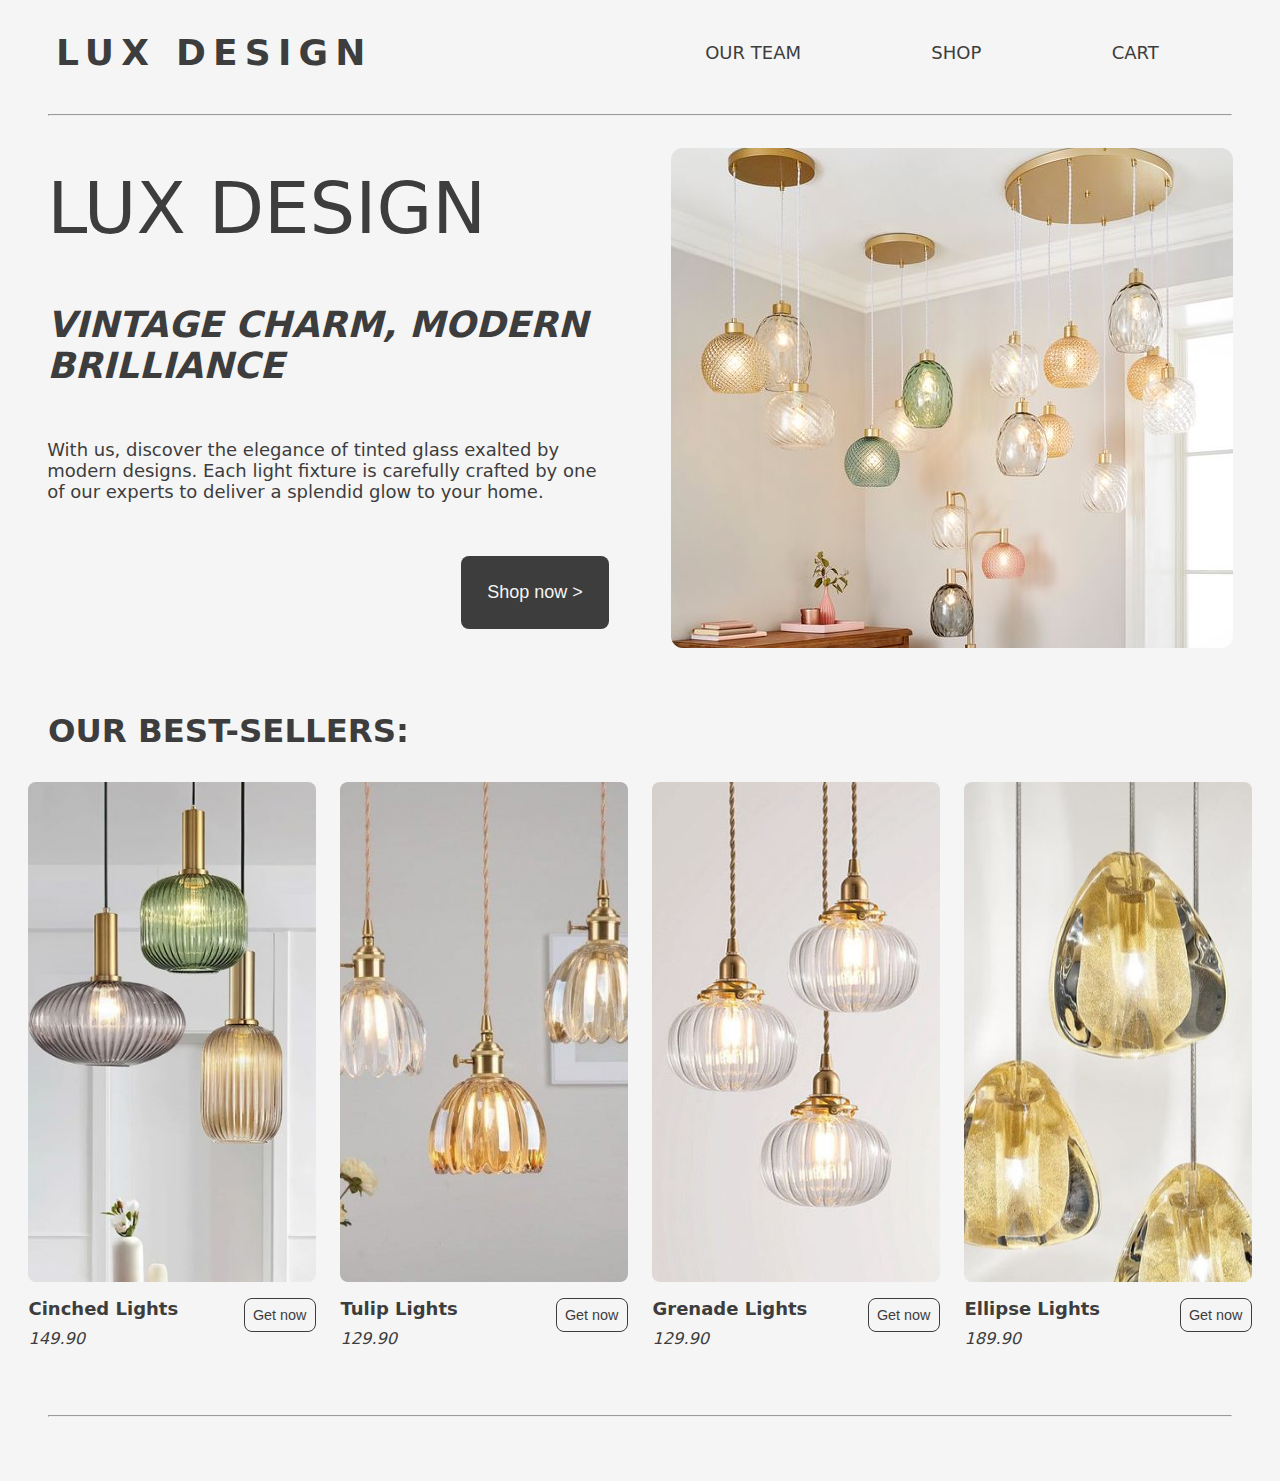
<file: index.html>
<!DOCTYPE html>
<html lang="en">
    <head>
        <meta charset="utf-8">
        <meta name="viewport" content="width=device-width, initial-scale=1.0" />
        <title>Lux Design</title>
        <link rel="stylesheet" href="styles.css">
    </head>
    <body>
        <header>
            <div id="header" class="container">
                <div id="title-text">
                    <a href="index.html">LUX DESIGN</a>
                </div>
                <nav>
                    <ul id="navigation">
                        <li class="nav-link">
                            <a href="team.html">OUR TEAM</a>
                            <div class="underline"></div>
                        </li>
                        <li class="nav-link">
                            <a href="shop.html">SHOP</a>
                            <div class="underline"></div>
                        </li>
                        <li id="cart" class="nav-link">
                            <a  href="cart.html">
                                <span>CART</span>
                                <div class="underline"></div>
                            </a>
                            <span class="item_counter-target"><span class="item_counter"></span></span>                                                        
                        </li>
                </ul>
                </nav>
            </div>
        </header>
        <div id="first-separator" class="container separator">
            <hr>
        </div>
        <main>

            <section id="title-section" class="container">
                <div id="title-section-text">
                    <h1>LUX DESIGN</h1>
                    <h2>Vintage charm, modern brilliance</h2>
                    <p>With us, discover the elegance of tinted glass exalted by modern designs. Each light fixture is carefully crafted by one of our experts to deliver a splendid glow to your home.</p>
                    <div id="shop-button-frame">
                        <a href="shop.html"><button id="shop-now" class="main-button">
                            <span>Shop now ></span>
                        </button></a>
                    </div>
                </div>
                <figure id="img-title-frame" class="img-frame">
                    <img src="illustrations/fond_titre.jpg">
                </figure>
            </section>


            <section id="product-section" class="container">
                <h3>Our best-sellers:</h3>
                <div class="product-carroussel">
                    <figure class="product">
                        <div class="img-products-frame">
                            <img class="img-products" src="illustrations/lampes_1a.jpg" alt="Broadway Lights Illustration">
                        </div>
                        <figcaption>
                            <div class="details-frame">
                                <h4 class="product-name">Cinched Lights</h4>
                                <p class="target-price">149.99</p>
                            </div>
                            <div class="button-frame">
                                <a href="shop.html">
                                    <button class="get-now secondary-button">Get now</button>
                                </a>
                            </div>
                        </figcaption>
                    </figure>

                    <figure class="product">
                        <div class="img-products-frame">
                            <img class="img-products" src="illustrations/lampes-2b.jpg" alt="Cinched Lights Illustration">
                        </div>
                        <figcaption>
                            <div class="details-frame">
                                <h4 class="product-name">Tulips Lights</h4>
                                <p class="target-price">129.99</p>
                            </div>
                            <div class="button-frame">
                                <a href="shop.html">
                                    <button class="get-now secondary-button">Get now</button>
                                </a>
                            </div>
                        </figcaption>
                    </figure>

                    <figure class="product">
                        <div class="img-products-frame">
                            <img class="img-products" src="illustrations/lampes_3.jpg" alt="Broadway Lights Illustration">
                        </div>
                        <figcaption>
                            <div class="details-frame">
                                <h4 class="product-name">Grenades Lights</h4>
                                <p class="target-price">129.99</p>
                            </div>
                            <div class="button-frame">
                                <a href="shop.html">
                                    <button class="get-now secondary-button">Get now</button>
                                </a>
                            </div>
                        </figcaption>
                    </figure>

                    <figure class="product">
                        <div class="img-products-frame">
                            <img class="img-products" src="illustrations/lampes_4.jpg" alt="Broadway Lights Illustration">
                        </div>
                        <figcaption>
                            <div class="details-frame">
                                <h4 class="product-name">Ellipse Lights</h4>
                                <p class="target-price">189.99</p>
                            </div>
                            <div class="button-frame">
                                <a href="shop.html">
                                    <button class="get-now secondary-button">Get now</button>
                                </a>
                            </div>
                        </figcaption>
                    </figure>
            </div>
            </section>
        </main>
        <div class="cart-preview"></div>
        <div class="container separator">
            <hr>
        </div>
        <footer>
            <div id="footer" class="container">
            </div>
        </footer>
        <script src="script.js"></script>
    </body>
</html>
</file>
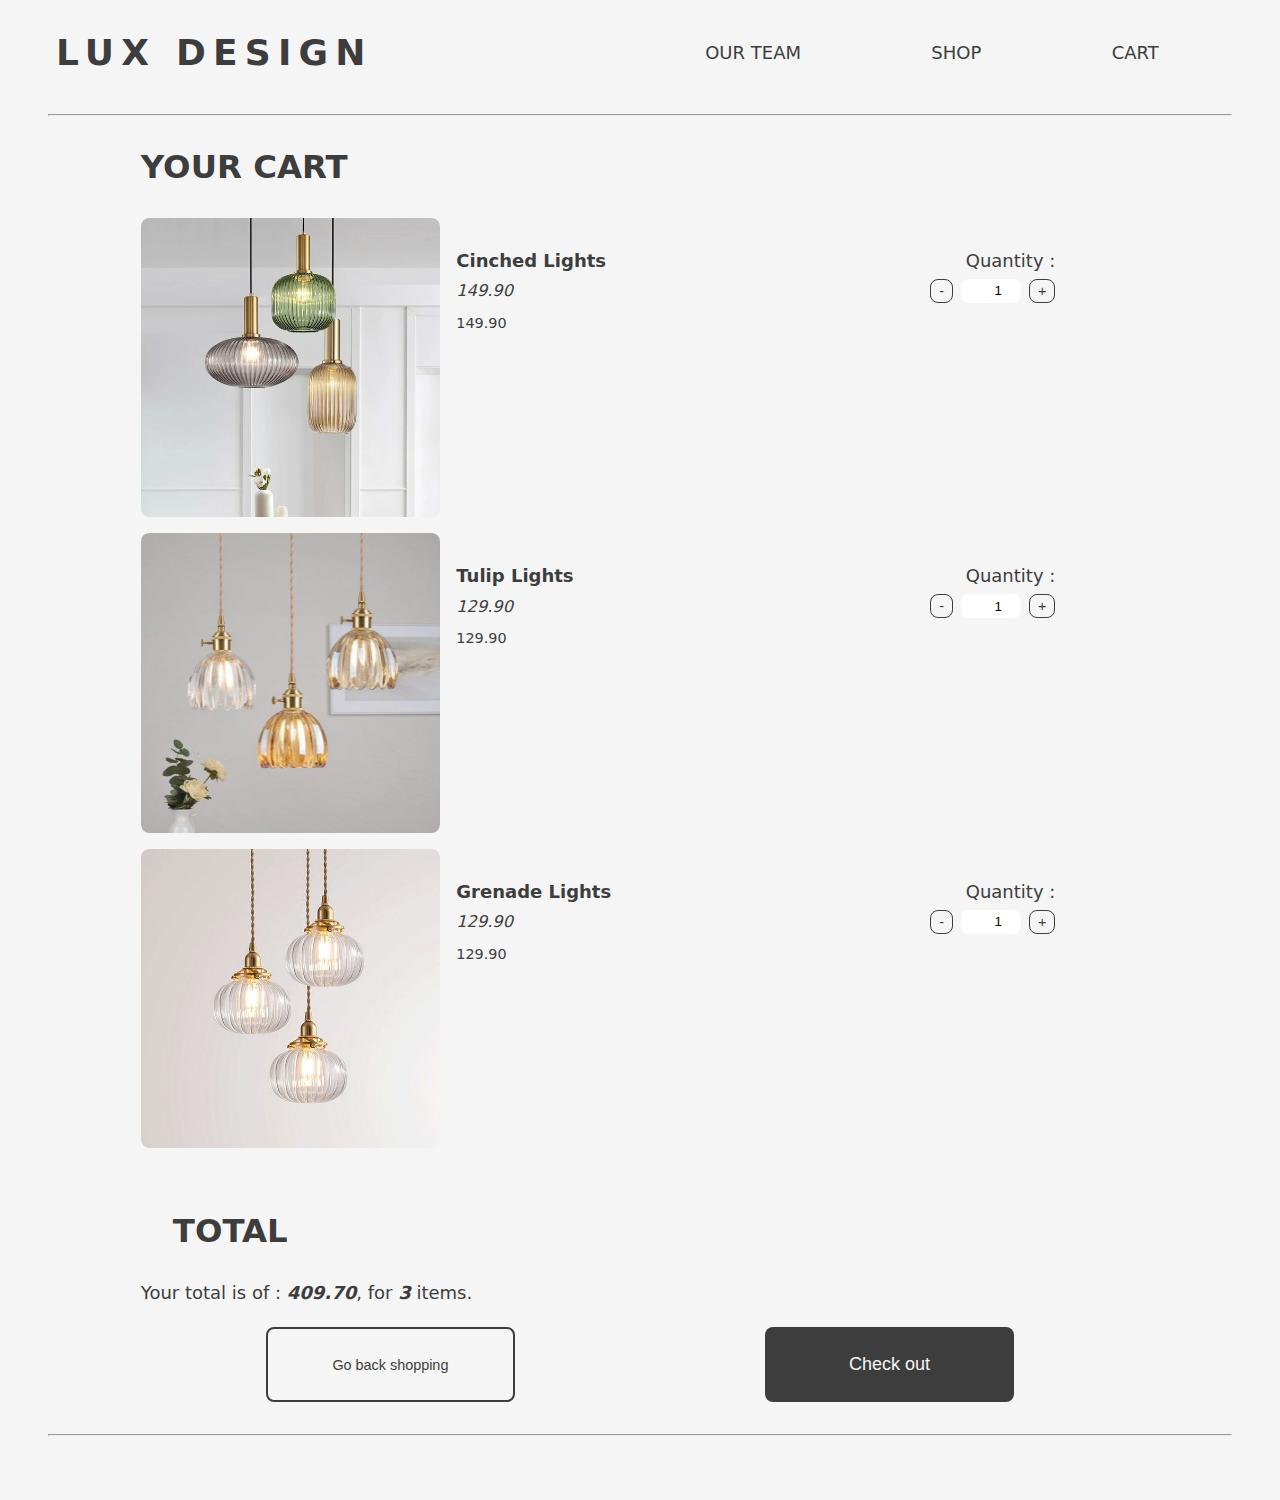
<file: cart.html>
<!DOCTYPE html>
<html lang="en">
    <head>
        <meta charset="utf-8">
        <meta name="viewport" content="width=device-width, initial-scale=1.0" />
        <title>Lux Design</title>
        <link rel="stylesheet" href="styles.css">
    </head>
    <body>
        <header>
            <div id="header" class="container">
                <div id="title-text">
                    <a href="index.html">LUX DESIGN</a>
                </div>
                <nav>
                    <ul id="navigation">
                        <li class="nav-link">
                            <a href="team.html">OUR TEAM</a>
                            <div class="underline"></div>
                        </li>
                        <li class="nav-link">
                            <a href="shop.html">SHOP</a>
                            <div class="underline"></div>
                        </li>
                        <li id="cart" class="nav-link">
                            <a  href="cart.html">
                                <span>CART</span>
                                <div class="underline"></div>
                            </a>
                            <span class="item_counter-target"><span class="item_counter"></span></span>                                                        
                        </li>
                </ul>
                </nav>
            </div>
        </header>
        <div id="first-separator" class="container separator">
            <hr>
        </div>
        <main>
            <section class="container">
                <h3 class="cart-heading">Your cart</h3>
                <figure class="cart-item">
                    <div class="img-cart-frame">
                        <img class="img-products img-cart" alt="Broadway Lights Illustration">
                    </div>
                    <figcaption class="product-details product-details-cart">
                        <div class="details-quantity-frame-cart">
                            <h4 class="product-name"></h4>
                            <p class="target-price"></p>
                            <p class="sub-total"></p>
                        </div>
                        <div class="quantity-frame quantity-frame-cart">
                            <label for="quantity">Quantity :</label>
                            <div class="quantity-input-frame quantity-input-frame-cart">
                                <button class="substract-quantity-button secondary-button" for="quantity">-</button>
                                <input class="quantity-input cart-input" type="number" name="quantity" min="1" max="99">
                                <button class="add-quantity-button secondary-button" for="quantity">+</button>
                            </div>
                        </div>
                    </figcaption>
                </figure>
                <figure class="cart-item">
                    <div class="img-cart-frame">
                        <img class="img-products img-cart" alt="Broadway Lights Illustration">
                    </div>
                    <figcaption class="product-details product-details-cart">
                        <div class="details-quantity-frame-cart">
                            <h4 class="product-name"></h4>
                            <p class="target-price"></p>
                            <p class="sub-total"></p>
                        </div>
                        <div class="quantity-frame quantity-frame-cart">
                            <label for="quantity">Quantity :</label>
                            <div class="quantity-input-frame quantity-input-frame-cart">
                                <button class="substract-quantity-button secondary-button" for="quantity">-</button>
                                <input class="quantity-input cart-input" type="number" name="quantity" min="1" max="99">
                                <button class="add-quantity-button secondary-button" for="quantity">+</button>
                            </div>
                        </div>
                    </figcaption>
                </figure>
                <figure class="cart-item">
                    <div class="img-cart-frame">
                        <img class="img-products img-cart" alt="Broadway Lights Illustration">
                    </div>
                    <figcaption class="product-details product-details-cart">
                        <div class="details-quantity-frame-cart">
                            <h4 class="product-name"></h4>
                            <p class="target-price"></p>
                            <p class="sub-total"></p>
                        </div>
                        <div class="quantity-frame quantity-frame-cart">
                            <label for="quantity">Quantity :</label>
                            <div class="quantity-input-frame quantity-input-frame-cart">
                                <button class="substract-quantity-button secondary-button" for="quantity">-</button>
                                <input class="quantity-input cart-input" type="number" name="quantity" min="1" max="99">
                                <button class="add-quantity-button secondary-button" for="quantity">+</button>
                            </div>
                        </div>
                    </figcaption>
                </figure>
            </section>
            <section class="container">
                <div class="total-details">
                    <h3>Total</h3>
                    <p>Your total is of : <span class="target-total-message"></span>, for <span class="target-total-item-message"></span> items.</p>
                    <div class="cart-buttons">
                        <button class="secondary-button go-back">Go back shopping</button>
                        <button class="main-button check-out">Check out</button>
                    </div>
                 </div>
            </section>
        </main>
        <div class="cart-preview"></div>
        <div class="container separator">
            <hr>
        </div>
        <footer>
            <div id="footer" class="container">
            </div>
        </footer>
        <script src="script.js"></script>
        <script src="script-cart.js"></script>
    </body>
</html>
</file>
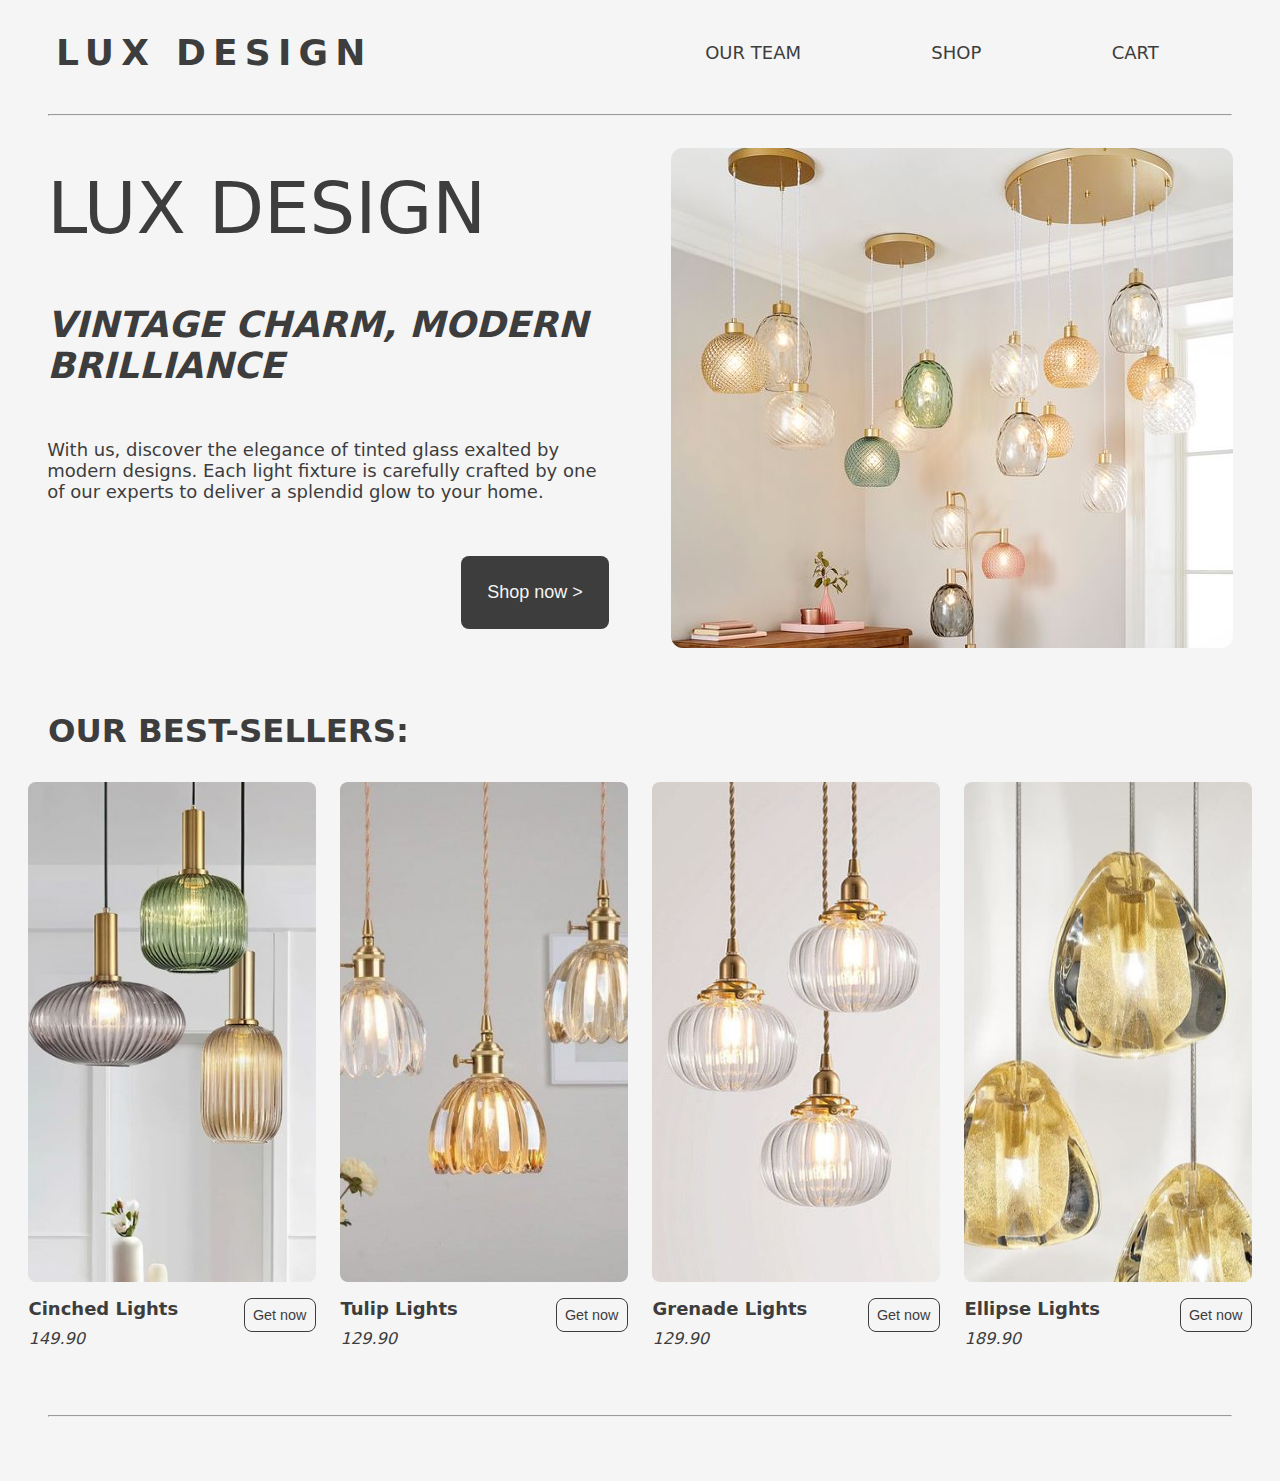
<file: landing.html>
<!DOCTYPE html>
<html lang="en">
    <head>
        <meta charset="utf-8">
        <meta name="viewport" content="width=device-width, initial-scale=1.0" />
        <title>Lux Design</title>
        <link rel="stylesheet" href="styles.css">
    </head>
    <body>
        <header>
            <div id="header" class="container">
                <div id="title-text">
                    <a href="landing.html">LUX DESIGN</a>
                </div>
                <nav>
                    <ul id="navigation">
                        <li class="nav-link">
                            <a href="team.html">OUR TEAM</a>
                            <div class="underline"></div>
                        </li>
                        <li class="nav-link">
                            <a href="shop.html">SHOP</a>
                            <div class="underline"></div>
                        </li>
                        <li id="cart" class="nav-link">
                            <a  href="cart.html">
                                <span>CART</span>
                                <div class="underline"></div>
                            </a>
                            <span class="item_counter-target"><span class="item_counter"></span></span>                                                        
                        </li>
                </ul>
                </nav>
            </div>
        </header>
        <div id="first-separator" class="container separator">
            <hr>
        </div>
        <main>

            <section id="title-section" class="container">
                <div id="title-section-text">
                    <h1>LUX DESIGN</h1>
                    <h2>Vintage charm, modern brilliance</h2>
                    <p>With us, discover the elegance of tinted glass exalted by modern designs. Each light fixture is carefully crafted by one of our experts to deliver a splendid glow to your home.</p>
                    <div id="shop-button-frame">
                        <a href="shop.html"><button id="shop-now" class="main-button">
                            <span>Shop now ></span>
                        </button></a>
                    </div>
                </div>
                <figure id="img-title-frame" class="img-frame">
                    <img src="illustrations/fond_titre.jpg">
                </figure>
            </section>


            <section id="product-section" class="container">
                <h3>Our best-sellers:</h3>
                <div class="product-carroussel">
                    <figure class="product">
                        <div class="img-products-frame">
                            <img class="img-products" src="illustrations/lampes_1a.jpg" alt="Broadway Lights Illustration">
                        </div>
                        <figcaption>
                            <div class="details-frame">
                                <h4 class="product-name">Cinched Lights</h4>
                                <p class="target-price">149.99</p>
                            </div>
                            <div class="button-frame">
                                <a href="shop.html">
                                    <button class="get-now secondary-button">Get now</button>
                                </a>
                            </div>
                        </figcaption>
                    </figure>

                    <figure class="product">
                        <div class="img-products-frame">
                            <img class="img-products" src="illustrations/lampes-2b.jpg" alt="Cinched Lights Illustration">
                        </div>
                        <figcaption>
                            <div class="details-frame">
                                <h4 class="product-name">Tulips Lights</h4>
                                <p class="target-price">129.99</p>
                            </div>
                            <div class="button-frame">
                                <a href="shop.html">
                                    <button class="get-now secondary-button">Get now</button>
                                </a>
                            </div>
                        </figcaption>
                    </figure>

                    <figure class="product">
                        <div class="img-products-frame">
                            <img class="img-products" src="illustrations/lampes_3.jpg" alt="Broadway Lights Illustration">
                        </div>
                        <figcaption>
                            <div class="details-frame">
                                <h4 class="product-name">Grenades Lights</h4>
                                <p class="target-price">129.99</p>
                            </div>
                            <div class="button-frame">
                                <a href="shop.html">
                                    <button class="get-now secondary-button">Get now</button>
                                </a>
                            </div>
                        </figcaption>
                    </figure>

                    <figure class="product">
                        <div class="img-products-frame">
                            <img class="img-products" src="illustrations/lampes_4.jpg" alt="Broadway Lights Illustration">
                        </div>
                        <figcaption>
                            <div class="details-frame">
                                <h4 class="product-name">Ellipse Lights</h4>
                                <p class="target-price">189.99</p>
                            </div>
                            <div class="button-frame">
                                <a href="shop.html">
                                    <button class="get-now secondary-button">Get now</button>
                                </a>
                            </div>
                        </figcaption>
                    </figure>
            </div>
            </section>
        </main>
        <div class="cart-preview"></div>
        <div class="container separator">
            <hr>
        </div>
        <footer>
            <div id="footer" class="container">
            </div>
        </footer>
        <script src="script.js"></script>
    </body>
</html>
</file>
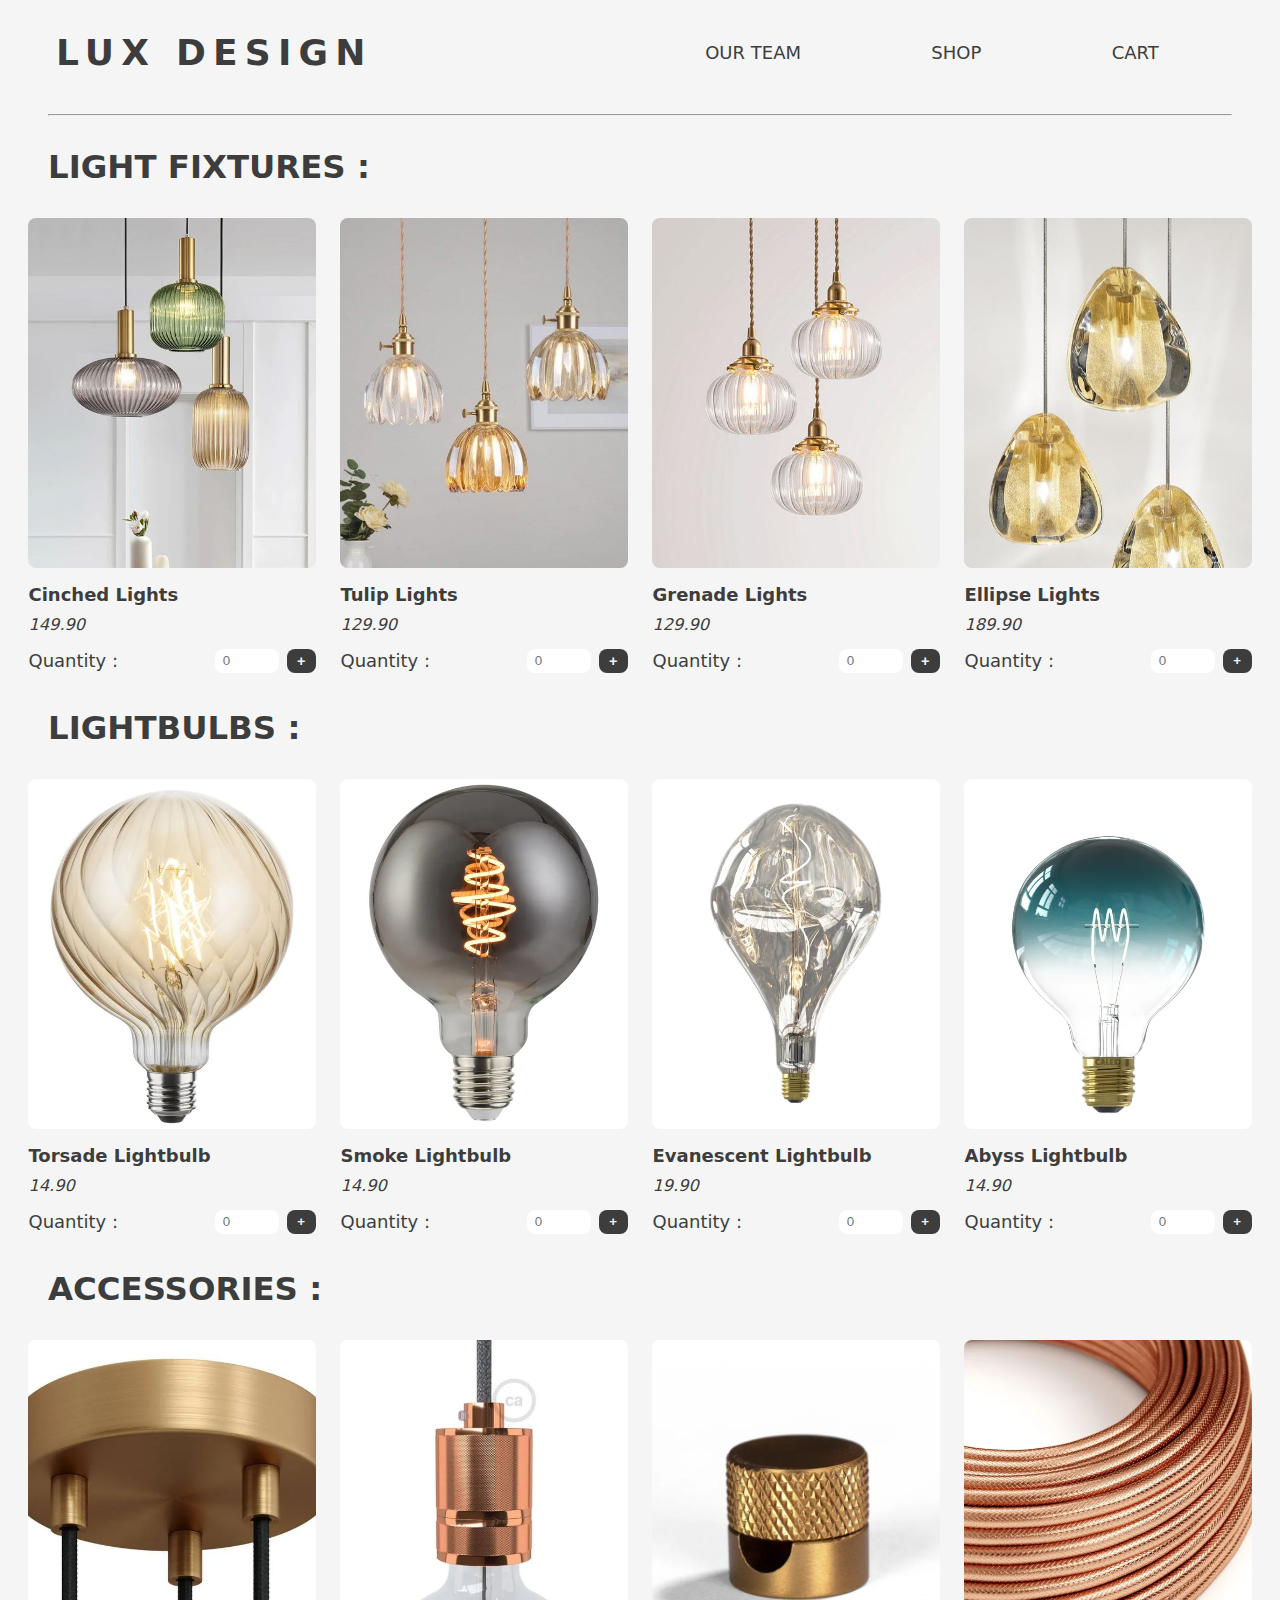
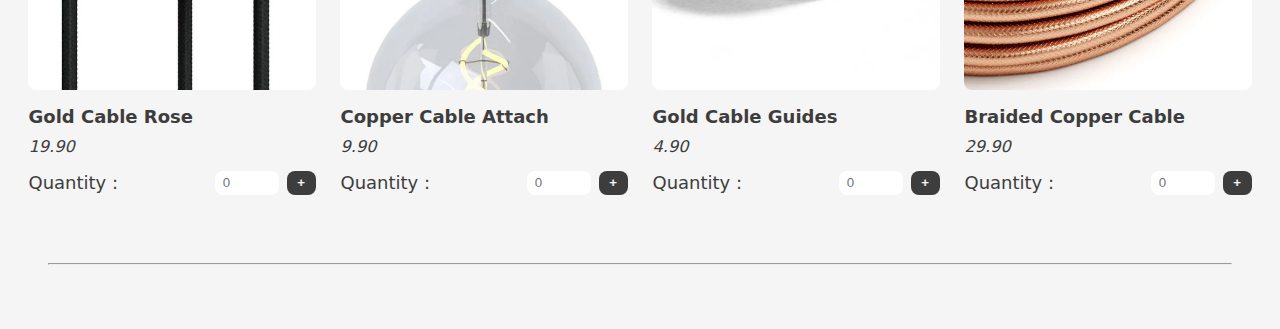
<file: shop.html>
<!DOCTYPE html>
<html lang="en">
    <head>
        <meta charset="utf-8">
        <meta name="viewport" content="width=device-width, initial-scale=1.0" />
        <title>Lux Design</title>
        <link rel="stylesheet" href="styles.css">
    </head>
    <body>
        <header>
            <div id="header" class="container">
                <div id="title-text">
                    <a href="index.html">LUX DESIGN</a>
                </div>
                <nav>
                    <ul id="navigation">
                        <li class="nav-link">
                            <a href="team.html">OUR TEAM</a>
                            <div class="underline"></div>
                        </li>
                        <li class="nav-link">
                            <a href="shop.html">SHOP</a>
                            <div class="underline"></div>
                        </li>
                        <li id="cart" class="nav-link">
                            <a  href="cart.html">
                                <span>CART</span>
                                <div class="underline"></div>
                            </a>
                            <span class="item_counter-target"><span class="item_counter"></span></span>                                                        
                        </li>
                </ul>
                </nav>
            </div>
        </header>
        <div id="first-separator" class="container separator">
            <hr>
        </div>
        <main>
            <section class="container">
                <h3>Light Fixtures :</h3>
                <div class="product-carroussel">
                    <figure class="product shop-item">
                        <div class="img-products-frame from-shop">
                            <img class="img-products" alt="Broadway Lights Illustration">
                        </div>
                        <figcaption class="product-details">
                            <h4 class="product-name"></h4>
                            <p class="target-price"></p>
                            <p class="sub-total"></p>
                            <div class="quantity-frame">
                                <label for="quantity">Quantity :</label>
                                <div class="quantity-input-frame">
                                    <input placeholder="0" class="quantity-input" type="number" name="quantity" min="0" max="999">
                                    <button class="quantity-button secondary-button" for="quantity">+</button>
                                </div>
                            </div>
                        </figcaption>
                    </figure>

                    <figure class="product shop-item">
                        <div class="img-products-frame from-shop">
                            <img class="img-products" alt="Broadway Lights Illustration">
                        </div>
                        <figcaption class="product-details">
                            <h4 class="product-name"></h4>
                            <p class="target-price"></p>
                            <p class="sub-total"></p>
                            <div class="quantity-frame">
                                <label for="quantity">Quantity :</label>
                                <div class="quantity-input-frame">
                                    <input placeholder="0" class="quantity-input" type="number" name="quantity" min="0" max="999">
                                    <button class="quantity-button secondary-button" for="quantity">+</button>
                                </div>
                            </div>
                        </figcaption>
                    </figure>

                    <figure class="product shop-item">
                        <div class="img-products-frame from-shop">
                            <img class="img-products" alt="Broadway Lights Illustration">
                        </div>
                        <figcaption class="product-details">
                            <h4 class="product-name"></h4>
                            <p class="target-price"></p>
                            <p class="sub-total"></p>
                            <div class="quantity-frame">
                                <label for="quantity">Quantity :</label>
                                <div class="quantity-input-frame">
                                    <input placeholder="0" class="quantity-input" type="number" name="quantity" min="0" max="999">
                                    <button class="quantity-button secondary-button" for="quantity">+</button>
                                </div>
                            </div>
                        </figcaption>
                    </figure>

                    <figure class="product shop-item">
                        <div class="img-products-frame from-shop">
                            <img class="img-products" alt="Broadway Lights Illustration">
                        </div>
                        <figcaption class="product-details">
                            <h4 class="product-name"></h4>
                            <p class="target-price"></p>
                            <p class="sub-total"></p>
                            <div class="quantity-frame">
                                <label for="quantity">Quantity :</label>
                                <div class="quantity-input-frame">
                                    <input placeholder="0" class="quantity-input" type="number" name="quantity" min="0" max="999">
                                    <button class="quantity-button" for="quantity">+</button>
                                </div>
                            </div>
                        </figcaption>
                    </figure>
                </div>
                <h3>Lightbulbs :</h3>
                <div class="product-carroussel">
                    <figure class="product shop-item">
                        <div class="img-products-frame from-shop">
                            <img class="img-products" alt="Broadway Lights Illustration">
                        </div>
                        <figcaption class="product-details">
                            <h4 class="product-name"></h4>
                            <p class="target-price"></p>
                            <p class="sub-total"></p>
                            <div class="quantity-frame">
                                <label for="quantity">Quantity :</label>
                                <div class="quantity-input-frame">
                                    <input placeholder="0" class="quantity-input" type="number" name="quantity" min="0" max="999">
                                    <button class="quantity-button" for="quantity">+</button>
                                </div>
                            </div>
                        </figcaption>
                    </figure>
                    <figure class="product shop-item">
                        <div class="img-products-frame from-shop">
                            <img class="img-products" alt="Broadway Lights Illustration">
                        </div>
                        <figcaption class="product-details">
                            <h4 class="product-name"></h4>
                            <p class="target-price"></p>
                            <p class="sub-total"></p>
                            <div class="quantity-frame">
                                <label for="quantity">Quantity :</label>
                                <div class="quantity-input-frame">
                                    <input placeholder="0" class="quantity-input" type="number" name="quantity" min="0" max="999">
                                    <button class="quantity-button" for="quantity">+</button>
                                </div>
                            </div>
                        </figcaption>
                    </figure>
                    <figure class="product shop-item">
                        <div class="img-products-frame from-shop">
                            <img class="img-products" alt="Broadway Lights Illustration">
                        </div>
                        <figcaption class="product-details">
                            <h4 class="product-name"></h4>
                            <p class="target-price"></p>
                            <p class="sub-total"></p>
                            <div class="quantity-frame">
                                <label for="quantity">Quantity :</label>
                                <div class="quantity-input-frame">
                                    <input placeholder="0" class="quantity-input" type="number" name="quantity" min="0" max="999">
                                    <button class="quantity-button" for="quantity">+</button>
                                </div>
                            </div>
                        </figcaption>
                    </figure>
                    <figure class="product shop-item">
                        <div class="img-products-frame from-shop">
                            <img class="img-products" alt="Broadway Lights Illustration">
                        </div>
                        <figcaption class="product-details">
                            <h4 class="product-name"></h4>
                            <p class="target-price"></p>
                            <p class="sub-total"></p>
                            <div class="quantity-frame">
                                <label for="quantity">Quantity :</label>
                                <div class="quantity-input-frame">
                                    <input placeholder="0" class="quantity-input" type="number" name="quantity" min="0" max="999">
                                    <button class="quantity-button" for="quantity">+</button>
                                </div>
                            </div>
                        </figcaption>
                    </figure>
                </div>
                <h3>Accessories :</h3>
                <div class="product-carroussel">
                    <figure class="product shop-item">
                        <div class="img-products-frame from-shop">
                            <img class="img-products" alt="Broadway Lights Illustration">
                        </div>
                        <figcaption class="product-details">
                            <h4 class="product-name"></h4>
                            <p class="target-price"></p>
                            <p class="sub-total"></p>
                            <div class="quantity-frame">
                                <label for="quantity">Quantity :</label>
                                <div class="quantity-input-frame">
                                    <input placeholder="0" class="quantity-input" type="number" name="quantity" min="0" max="999">
                                    <button class="quantity-button" for="quantity">+</button>
                                </div>
                            </div>
                        </figcaption>
                    </figure>
                    <figure class="product shop-item">
                        <div class="img-products-frame from-shop">
                            <img class="img-products" alt="Broadway Lights Illustration">
                        </div>
                        <figcaption class="product-details">
                            <h4 class="product-name"></h4>
                            <p class="target-price"></p>
                            <p class="sub-total"></p>
                            <div class="quantity-frame">
                                <label for="quantity">Quantity :</label>
                                <div class="quantity-input-frame">
                                    <input placeholder="0" class="quantity-input" type="number" name="quantity" min="0" max="999">
                                    <button class="quantity-button" for="quantity">+</button>
                                </div>
                            </div>
                        </figcaption>
                    </figure>
                    <figure class="product shop-item">
                        <div class="img-products-frame from-shop">
                            <img class="img-products" alt="Broadway Lights Illustration">
                        </div>
                        <figcaption class="product-details">
                            <h4 class="product-name"></h4>
                            <p class="target-price"></p>
                            <p class="sub-total"></p>
                            <div class="quantity-frame">
                                <label for="quantity">Quantity :</label>
                                <div class="quantity-input-frame">
                                    <input placeholder="0" class="quantity-input" type="number" name="quantity" min="0" max="999">
                                    <button class="quantity-button" for="quantity">+</button>
                                </div>
                            </div>
                        </figcaption>
                    </figure>
                    <figure class="product shop-item">
                        <div class="img-products-frame from-shop">
                            <img class="img-products" alt="Broadway Lights Illustration">
                        </div>
                        <figcaption class="product-details">
                            <h4 class="product-name"></h4>
                            <p class="target-price"></p>
                            <p class="sub-total"></p>
                            <div class="quantity-frame">
                                <label for="quantity">Quantity :</label>
                                <div class="quantity-input-frame">
                                    <input placeholder="0" class="quantity-input" type="number" name="quantity" min="0" max="999">
                                    <button class="quantity-button" for="quantity">+</button>
                                </div>
                            </div>
                        </figcaption>
                    </figure>
                </div>
            </section>
        </main>
        <div class="cart-preview"></div>
        <div class="container separator">
            <hr>
        </div>
        <footer>
            <div id="footer" class="container">
            </div>
        </footer>
        <script src="script.js"></script>
    </body>
</html>
</file>
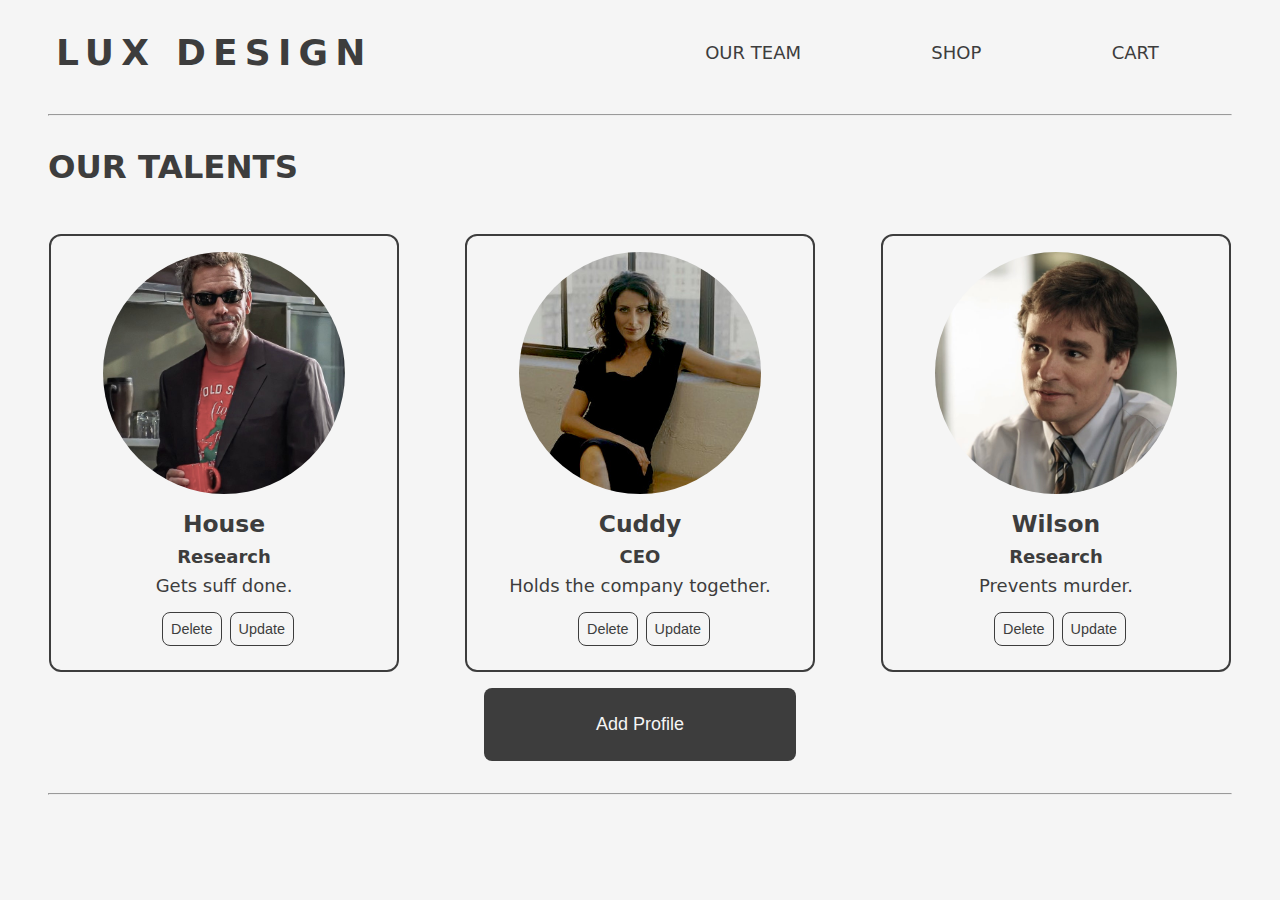
<file: team.html>
<!DOCTYPE html>
<html lang="en">
    <head>
        <meta charset="utf-8">
        <meta name="viewport" content="width=device-width, initial-scale=1.0" />
        <title>Lux Design</title>
        <link rel="stylesheet" href="styles.css">
    </head>
    <body>
        <header>
            <div id="header" class="container">
                <div id="title-text">
                    <a href="index.html">LUX DESIGN</a>
                </div>
                <nav>
                    <ul id="navigation">
                        <li class="nav-link">
                            <a href="team.html">OUR TEAM</a>
                            <div class="underline"></div>
                        </li>
                        <li class="nav-link">
                            <a href="shop.html">SHOP</a>
                            <div class="underline"></div>
                        </li>
                        <li id="cart" class="nav-link">
                            <a  href="cart.html">
                                <span>CART</span>
                                <div class="underline"></div>
                            </a>
                            <span class="item_counter-target"><span class="item_counter"></span></span>                                                        
                        </li>
                </ul>
                </nav>
            </div>
        </header>
        <div id="first-separator" class="container separator">
            <hr>
        </div>
        <main>
            <section class="container">
                <h3>Our talents</h3>
                <div id="profil-grid">
                    <figure class="profil-frame">
                        <div class="profil-img-frame">
                            <img src="" class="profil-img" alt="Photo de profil">
                        </div>
                        <figcaption class="profil-details">
                            <h4 class="profil-name">Jean Michel</h4>
                            <h5 class="profil-title">Comptable</h5>
                            <p class="profil-text">Jean Mich' de la compta</p>
                            <div class="profil-buttons">
                                <button class="secondary-button profil-delete-button">Delete</button>
                                <button class="secondary-button profil-update-button">Update</button>
                            </div>
                        </figcaption>
                    </figure>
                    <figure class="profil-frame">
                        <div class="profil-img-frame">
                            <img src="" class="profil-img" alt="Photo de profil">
                        </div>
                        <figcaption class="profil-details">
                            <h4 class="profil-name"></h4>
                            <h5 class="profil-title"></h5>
                            <p class="profil-text"></p>
                            <div class="profil-buttons">
                                <button class="secondary-button profil-delete-button">Delete</button>
                                <button class="secondary-button profil-update-button">Update</button>
                            </div>
                        </figcaption>
                    </figure>
                    <figure class="profil-frame">
                        <div class="profil-img-frame">
                            <img src="" class="profil-img" alt="Photo de profil">
                        </div>
                        <figcaption class="profil-details">
                            <h4 class="profil-name"></h4>
                            <h5 class="profil-title"></h5>
                            <p class="profil-text"></p>
                            <div class="profil-buttons">
                                <button class="secondary-button profil-delete-button">Delete</button>
                                <button class="secondary-button profil-update-button">Update</button>
                            </div>
                        </figcaption>
                    </figure>
                </div>
                <figure id="profil-form-frame">
                    <div class="profil-form-img-frame"></div>
                    <figcaption class="profil-details">
                        <input id="avatar-input" class="profil-form-input" type="file" id="photo" accept="image/*">
                        <input id="name-input" class="profil-form-input" type="text" id="name" placeholder="Nom">
                        <input id="job-input" class="profil-form-input" type="text" id="job" placeholder="Métier">
                        <textarea id="bio-input" class="profil-form-input" id="bio" placeholder="Courte présentation"></textarea>
                        <div class="profil-buttons">
                            <button id="profil-save-button" class="secondary-button">Save</button>
                        </div>
                    </figcaption>
                </figure>
                <figure id="profil-form-frame-update">
                    <div class="profil-form-img-frame"></div>
                    <figcaption class="profil-details">
                        <input id="avatar-input-update" class="profil-form-input" type="file" id="photo" accept="image/*">
                        <input id="name-input-update" class="profil-form-input" type="text" id="name" placeholder="Nom">
                        <input id="job-input-update" class="profil-form-input" type="text" id="job" placeholder="Métier">
                        <textarea id="bio-input-update" class="profil-form-input" id="bio" placeholder="Courte présentation"></textarea>
                        <div class="profil-buttons">
                            <button id="profil-save-button-update" class="secondary-button">Save</button>
                        </div>
                    </figcaption>
                </figure>
                <button class="main-button" id="profil-add-button">Add Profile</button>
            </section>
        </main>
        <div class="cart-preview"></div>
        <div class="container separator">
            <hr>
        </div>
        <footer>
            <div id="footer" class="container">
            </div>
        </footer>
        <script src="script.js"></script>
        <script src="script-team.js"></script>
    </body>
</html>
</file>
<file: styles.css>
:root{
    --white: #f5f5f5;
    --black: #3d3d3d;
    --grey: #6f6f6f;
    --gradient: linear-gradient(
        #C95959,
        #A99580 25%,
        #90B494 50%,
        #689689 75%,
        #6E668C
    );
}

*{
    box-sizing: border-box;
    margin: 0;
    padding: 0;
}

body{
    background-color: var(--white);
    color: var(--black);
    font-size: 18px;
    font-family: 'Open Sans', system-ui, -apple-system, BlinkMacSystemFont, 'Segoe UI', Roboto, Oxygen, Ubuntu, Cantarell, 'Helvetica Neue', sans-serif;
}

.container{
    padding: 2rem 1rem;
    max-width: 1400px;
    margin: auto;
}

.separator{
    padding: 0 3rem;
    border: 0;
}

p{
    font-size: 1em;
    margin-bottom: 0.5rem;
}

p:last-of-type{
    margin-bottom: 0;
}

/* _________HEADER_________ */

header{
    position: fixed;
    top: 0;
    z-index: 99;
    width: 100%;
    height: 7rem;
}

#header{
    display: flex;
    align-items: center;
    justify-content: space-between;
    font-size: 1em;
    padding: 2rem 3.5rem;
    background-color: var(--white);
}

a{
    text-decoration: none;
    color: var(--black);
}


#title-text{
    font-weight: 900;
    font-size: 2em;
    letter-spacing: 0.2em;
}

nav{
    width: 50%;
}

#navigation{
    display: flex;
    align-items: center;
    justify-content: space-around;
}

.nav-link{
    list-style: none;
    display: flex;
    align-items: center;
    justify-content: space-around;
    flex-direction: column;
    font-weight: 100;
    padding: 5px;
    border-bottom: solid transparent 1px;
}

#cart{
    flex-direction: unset;
}

.underline{
    width: 100%;
    height: 1px;
    background-color: #3d3d3d;
    position: relative;
    top: 0.4rem;
}

.item_counter{
    display: flex;
    align-items: center;
    justify-content: center;
    height: 1.8rem;
    width: 1.8rem;
    border-radius: 50%;
    border: var(--black) 1px solid;
    margin-left: 0.5em;
    font-size: 0.8em;
    font-weight: 700;
    background-color: var(--black);
    color: var(--white);
    text-overflow: clip;
    text-decoration: none;
}

.item_counter:hover{
    text-decoration: none;
}

#first-separator{
    margin-top: 7.1rem;
}

/* _________MAIN_________ */

#title-section{
    display: flex;
    align-items: center;
    justify-content: space-around;
}

#title-section-text{
    display: flex;
    flex-direction: column;
    justify-content: space-around;
    width: 45%;
    height: 500px;
}


h1{
    font-size: 4em;
    font-weight: 100;
    margin-bottom: 1rem;
}

h2{
    text-transform: uppercase;
    font-size: 2em;
    font-weight: 700;
    font-style: italic;
    margin-bottom: 1rem;
}

h3{
    text-transform: uppercase;
    font-size: 1.8em;
    font-weight: 700;
    margin-bottom: 2rem;
    margin-left: 2rem;
}

h4{
    width: 100%;
}

.main-button{
    display: flex;
    align-items: center;
    justify-content: space-around;
    background: var(--black);
    color: var(--white);
    border: 0;
    border-radius: 8px;
    font-size: 1em;
    border: solid 2px transparent;
}

.main-button:hover{
    background-color: var(--white);
    color: var(--black);
    border: solid 2px var(--black);
}

#shop-now{
    padding: 1.5rem;
}

#shop-button-frame{
    display: flex;
    justify-content: flex-end;
    margin-top: 1rem;
}

.img-frame{
    display: flex;
    align-items: center;
    justify-content: center;
    overflow: hidden;
    max-width: fit-content;
    border-radius: 12px;
    
}

#img-title-frame{
    height: 500px;
    width: 45%;
}


.product-carroussel{
    display: flex;
    justify-content: space-around;
    width: 100%;
    margin-bottom: 2rem;
}

.product{
    width: 23%;
    overflow: hidden;
    /* border: 2px solid #90B494; */
}

figcaption{
    display: flex;
    align-items: flex-start;
    justify-content: space-between;
    margin-top: 1rem;
    width: 100%;
    /* border: #689689 1px solid; */
}

.img-products-frame{
    width: 100%;
    height: 500px;
    display: flex;
    align-items: center;
    justify-content: center;
    overflow: hidden;
    border-radius: 8px;
    /* border: #C95959 1px solid; */
}

.img-products{
    height: 100%;
    border-radius: 8px;
}

.secondary-button{
    padding: 0.5rem;
    font-size: 0.8em;
    background-color: var(--white);
    color: var(--black);
    border: solid 1px var(--black);
    margin-left: 0.5rem;
    border-radius: 8px;
}

.secondary-button:hover{
    background-color: var(--black);
    color: var(--white);
}

.target-price, .target-price-preview{
    height: 1.5rem;
    font-size: 0.9em;
    margin-top: 0.4rem;
    font-style: italic;
}



/* _________SHOP_________ */


.product-details{
    flex-wrap: wrap;
}

.sub-total, .sub-total-preview, .target-price, .target-price-preview{
    margin: 0.5rem 0;
    height: 1.5rem;
    font-size: 0.9em;
    display: flex;
    align-items: center;
}

.sub-total, .sub-total-preview{
    font-size: 0.8em;
}

.from-shop{
    max-height: 350px;
}

.quantity-frame{
    width: 100%;
    display: flex;
    justify-content: space-between;
    align-items: center;
    height: 2rem;
    width: 100%;
}

.quantity-input-frame{
    display: flex;
    align-items: center;
    height: 75%;
}

.quantity-input{
    max-width: 4rem;
    height: 100%;
    padding: 0.5rem 0.25rem 0.5rem 0.5rem;
    border-radius: 8px;
    border: 0;
}

.quantity-button{
    margin-left: 0.5rem;
    height: 100%;
    width: 1.8rem;
    display: flex;
    align-items: center;
    justify-content: space-around;
    background: var(--black);
    color: var(--white);
    border: 0;
    border-radius: 8px;
    border: solid 2px transparent;
    font-weight: 900;
}

.quantity-button:hover{
    background-color: var(--white);
    color: var(--black);
    border: solid 2px var(--black);
}

.cart-preview{
    position: fixed;
        top: 7.5rem;
        right: 1rem;
    border: 2px var(--black) solid;
    background-color: var(--white);
    width: 500px;
    height: fit-content;
    max-height: 750px;
    padding:1rem;
    border-radius: 8px;
    overflow-y: scroll;
    overflow-x: hidden;
}

.item-cart{
    display: flex;
    margin-top: 1rem;
}

.item-cart:first-of-type{
    margin-top: 0;
}

.preview{
    height: 150px;
}

.product-details-preview-frame{
    height: 100%;
    align-items: stretch;
    margin: 0;
    padding: 0.5rem;
}

.product-quantity-preview{
    display: flex;
    flex-direction: column;
    align-items: flex-end;
    justify-content: space-between;
    width: 60%;
}

.product-details-preview {
    width: 40%;
}

.img-preview-frame{
    width: 50%;
    height: 100%;
}

.img-preview{
    width: 100%;
    height: 100%;
}

.button-preview, .substract-quantity-button, .add-quantity-button{
    height : 2rem;
    padding: 0 0.5rem;
    margin: 0;
}

.gocart-button{
    background-color: var(--black);
    color: var(--white);
    font-weight: 900;
}

.gocart-button:hover{
    background-color: var(--white);
    color: var(--black);
}




.cart-item{
    display: flex;
    flex-direction: row;
    width: 80%;
    margin: auto;
    margin-bottom: 1rem;
}

.cart-item:last-of-type{
    margin-bottom: 0;
}

.img-cart-frame{
    width: 30%;
    overflow: hidden;
    border-radius: 8px;
    height: 100%;
    display: flex;
    align-items: center;
    justify-content: center;
}

.product-details-cart{
    width: 60%;
    display: flex;
    align-items: flex-start;
    margin : 1rem;
    /* border: #C95959 solid 2px; */
}


.details-quantity-frame-cart{
    width: 50%;
    height: 100%;
    /* border: #6f6f6f 1px solid; */
    padding: 1rem 0;
}

.quantity-frame-cart{
    /* border: #689689 1px solid; */
    width: 50%;
    height: 100%;
    padding: 1rem 0;
    flex-direction: column;
    align-items: end;
    justify-content: unset;
}

.quantity-input-frame-cart{
    height: unset;
    margin: 0.5rem 0;
}

.substract-quantity-button, .add-quantity-button{
    height: 1.5rem
}

.substract-quantity-button{
    margin-right: 0.5rem;
}

.add-quantity-button{
    margin-left: 0.5rem;

}

.img-cart{
    width: 100%;
    height: auto;
}

.cart-input{
    appearance: textfield;
    height: 1.5rem;
    text-align: end;
}

.cart-heading{
    margin: 0 0 2rem 10%;
}

.total-details{
    width: 80%;
    margin: auto;
}

.go-back, .check-out{
    padding: 1.5rem;
    width: 25%;
    height: 75px;
    border-width: 2px;
    margin: 0;
}

.cart-buttons{
    width: 100%;
    display: flex;
    align-items: center;
    justify-content: space-around;
    margin-top: 1.5rem;
}

.target-total-message, .target-total-item-message{
    font-style: italic;
    font-weight: 600;
}

/* /////// */

.profil-frame, #profil-form-frame, #profil-form-frame-update{
    width: 350px;
    border: 2px var(--black) solid;
    border-radius: 12px;
    margin: 1rem auto;
    display: flex;
    align-items: center;
    flex-direction: column;
    padding: 1rem 0;
}

.profil-details{
    /* border: #689689 1px solid; */
    flex-direction: column;
    align-items: center;
}

.profil-details *{
    margin-bottom: 0.5rem;
}

.profil-img-frame, .profil-form-img-frame{
    /* border: #A99580 1px solid; */
    width: 70%;
    aspect-ratio: 1/1;
    display: flex;
    align-items: center;
    justify-content: center;
    overflow: hidden;
    border-radius: 50%;
    margin: auto;
}

.profil-img{
    height: 270px;
}

.profil-name{
    width: auto;
    font-size: 1.3em;
}

.profil-title{
    font-size: 1em;
}

.profil-text{
    margin-bottom: 1rem !important;
}

.profil-buttons{
    margin-bottom: 0;
}

#profil-grid{
    display: flex;
    flex-wrap: wrap;
    /* border: #C95959 1px solid; */
}

#profil-add-button{
    padding: 1.5rem;
    width: 25%;
    height: 100%;
    border-width: 2px;
    margin: auto;
}

.profil-form-input{
    width: 75%;
    padding: 5px;
    border-radius: 8px;
    border: 1px var(--grey) solid;
}

.profil-form-img-frame{
    border: 1px var(--grey) solid;
}

.scale-up-hor-left {
	-webkit-animation: scale-up-hor-left 0.3s cubic-bezier(0.390, 0.575, 0.565, 1.000) both;
	        animation: scale-up-hor-left 0.3s cubic-bezier(0.390, 0.575, 0.565, 1.000) both;
}

.blink-1 {
	-webkit-animation: blink-1 0.5s ease-in-out both;
	        animation: blink-1 0.5s ease-in-out both;
}

.kenburns-top {
	-webkit-animation: kenburns-top 0.5s ease-out both;
	        animation: kenburns-top 0.5s ease-out both;
}


@media screen and (min-width: 300px)and (max-width: 600px) {
    
}

/**
 * ----------------------------------------
 * animation scale-up-hor-left
 * ----------------------------------------
 */
 @-webkit-keyframes scale-up-hor-left {
    0% {
      -webkit-transform: scaleX(0);
              transform: scaleX(0);
      -webkit-transform-origin: 0% 0%;
              transform-origin: 0% 0%;
    }
    100% {
      -webkit-transform: scaleX(1);
              transform: scaleX(1);
      -webkit-transform-origin: 0% 0%;
              transform-origin: 0% 0%;
    }
  }

  @keyframes scale-up-hor-left {
    0% {
      -webkit-transform: scaleX(0);
              transform: scaleX(0);
      -webkit-transform-origin: 0% 0%;
              transform-origin: 0% 0%;
    }
    100% {
      -webkit-transform: scaleX(1);
              transform: scaleX(1);
      -webkit-transform-origin: 0% 0%;
              transform-origin: 0% 0%;
    }
  }
  

  /* ----------------------------------------------
 * Generated by Animista on 2024-6-8 23:40:3
 * Licensed under FreeBSD License.
 * See http://animista.net/license for more info. 
 * w: http://animista.net, t: @cssanimista
 * ---------------------------------------------- */

/**
 * ----------------------------------------
 * animation blink-1
 * ----------------------------------------
 */
@-webkit-keyframes blink-1 {
    0%,
    50%,
    100% {
      opacity: 1;
    }
    25%,
    75% {
      opacity: 0;
    }
  }
  @keyframes blink-1 {
    0%,
    50%,
    100% {
      opacity: 1;
    }
    25%,
    75% {
      opacity: 0;
    }
  }
  
 /* ----------------------------------------------
 * Generated by Animista on 2024-6-10 17:31:15
 * Licensed under FreeBSD License.
 * See http://animista.net/license for more info. 
 * w: http://animista.net, t: @cssanimista
 * ---------------------------------------------- */

/**
 * ----------------------------------------
 * animation kenburns-top
 * ----------------------------------------
 */
@-webkit-keyframes kenburns-top {
    0% {
      -webkit-transform: scale(1) translateY(0);
              transform: scale(1) translateY(0);
      -webkit-transform-origin: 50% 16%;
              transform-origin: 50% 16%;
    }
    100% {
      -webkit-transform: scale(1.25) translateY(-15px);
              transform: scale(1.25) translateY(-15px);
      -webkit-transform-origin: top;
              transform-origin: top;
    }
  }
  @keyframes kenburns-top {
    0% {
      -webkit-transform: scale(1) translateY(0);
              transform: scale(1) translateY(0);
      -webkit-transform-origin: 50% 16%;
              transform-origin: 50% 16%;
    }
    100% {
      -webkit-transform: scale(1.25) translateY(-15px);
              transform: scale(1.25) translateY(-15px);
      -webkit-transform-origin: top;
              transform-origin: top;
    }
  }
</file>
